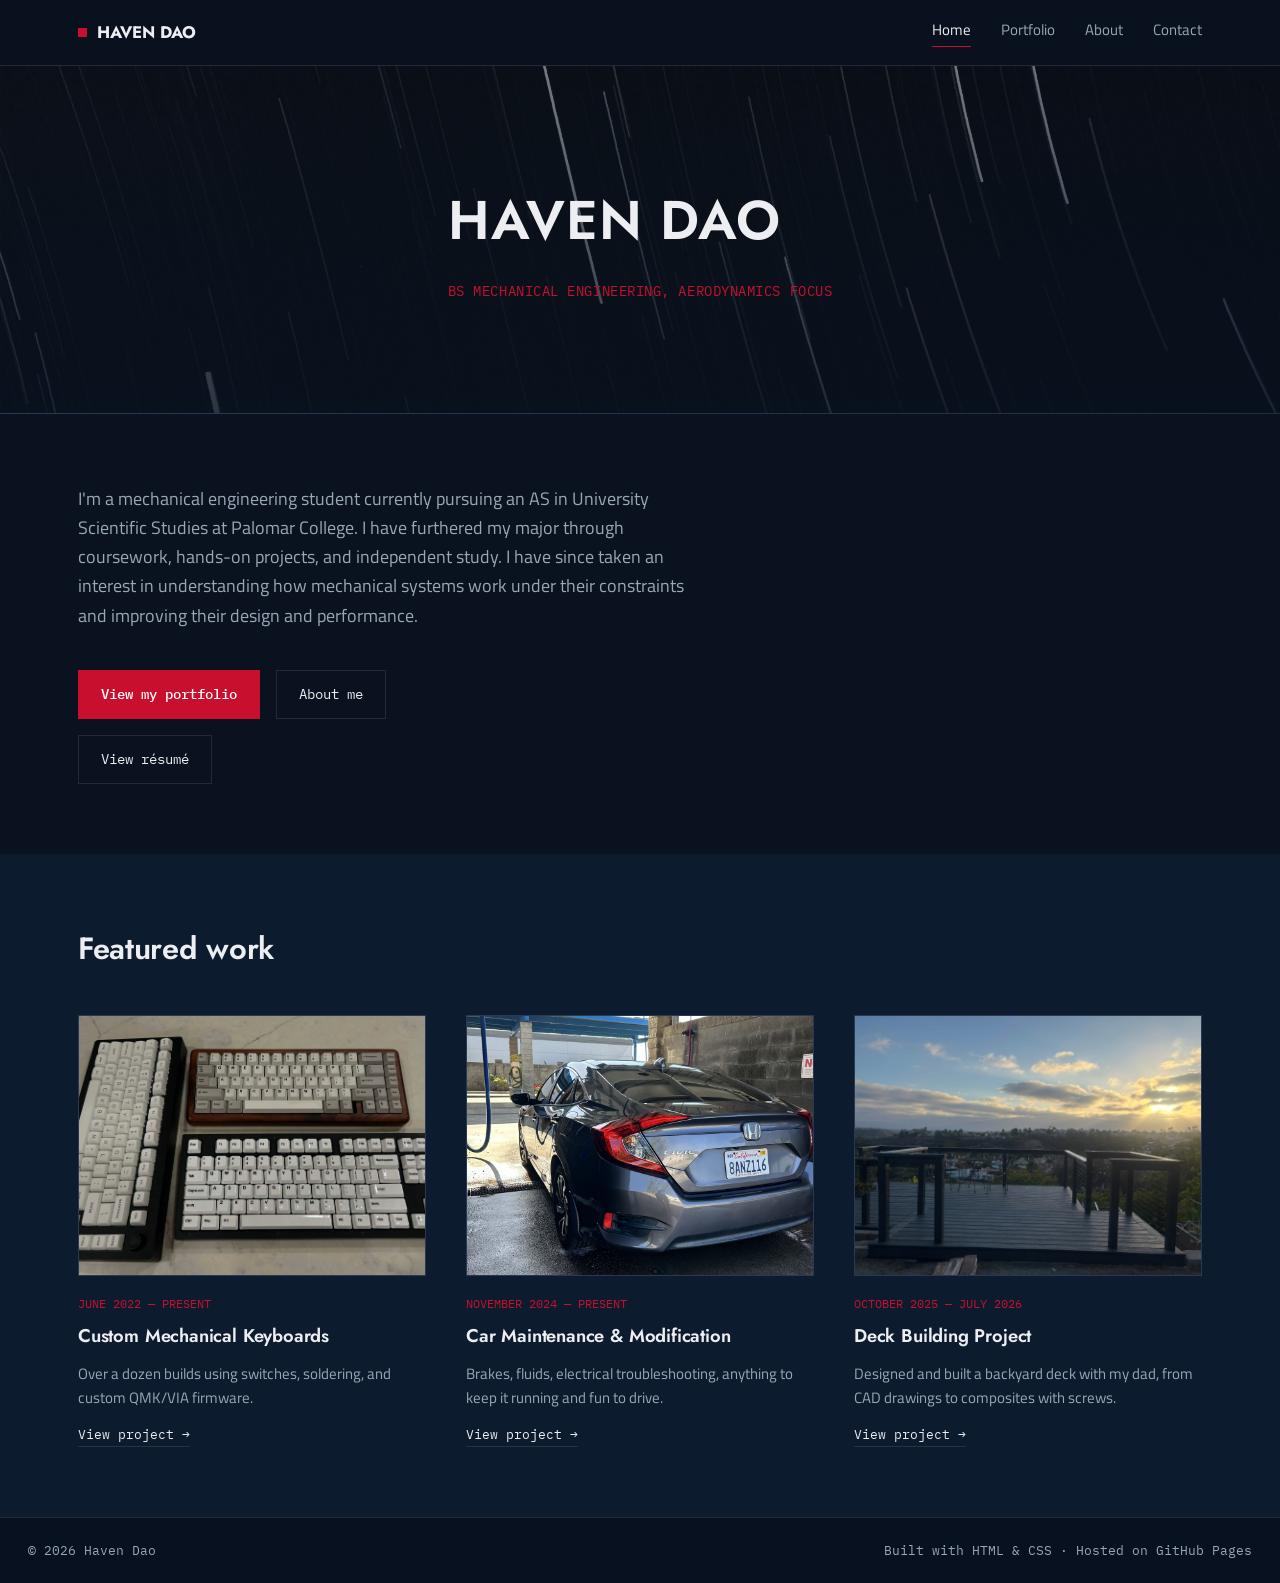
<file: index.html>
<!DOCTYPE html>
<html lang="en" class="js-loading">
<head>
<meta charset="UTF-8">
<meta name="viewport" content="width=device-width, initial-scale=1.0">
<title>Home</title>
<meta name="description" content="Portfolio of Haven Dao, mechanical engineering student.">
<link rel="preconnect" href="https://fonts.googleapis.com">
<link rel="preconnect" href="https://fonts.gstatic.com" crossorigin>
<link href="https://fonts.googleapis.com/css2?family=Jost:wght@400;500;600;700&family=Titillium+Web:wght@400;600;700&family=IBM+Plex+Mono:wght@400;500&display=swap" rel="stylesheet">
<link rel="stylesheet" href="style.css">
<!-- EDIT: swap images/favicon-home.png for your own icon (32x32 or 512x512 png). Each page can have its own tab icon. -->
<link rel="icon" type="image/png" href="images/favicon-home.png">
</head>
<body>

<header class="site-nav">
  <div class="nav-row wrap">
    <a class="nav-mark" href="index.html" data-transition><span class="dot"></span>HAVEN DAO</a>
    <nav class="links" id="navLinks">
      <a href="index.html" data-transition class="active">Home</a>
      <a href="projects.html" data-transition>Portfolio</a>
      <a href="about.html" data-transition>About</a>
      <a href="contact.html" data-transition>Contact</a>
    </nav>
    <button class="burger" id="burgerBtn" aria-label="Toggle menu" aria-expanded="false">
      <span></span><span></span><span></span>
    </button>
  </div>
</header>

<!-- EDIT: put a background photo at images/banner-home.jpg. Falls back to a plain dark gradient if missing. -->
<section class="banner">
  <img class="banner-bg" src="images/banner.jpg" alt="" onerror="this.style.display='none'">
  <div class="banner-overlay"></div>
  <div class="banner-content wrap">
    <h1>Haven Dao</h1>
    <span class="banner-tag">BS Mechanical Engineering, Aerodynamics Focus</span>
  </div>
</section>

<main class="fade-target">
<section>
  <div class="wrap">
    <p class="lede">I'm a mechanical engineering student currently pursuing an AS in University Scientific Studies at Palomar College. I have furthered my major through coursework, hands-on projects, and independent study. I have since taken an interest in understanding how mechanical systems work under their constraints and improving their design and performance.
</p>
    <div class="btn-row">
      <a class="btn primary" href="projects.html" data-transition>View my portfolio</a>
      <a class="btn" href="about.html" data-transition>About me</a>
    </div>
    <div class="btn-row" style="margin-top:16px;">
      <!-- EDIT: add resume.pdf to your repo root for these two buttons to work -->
      <a class="btn" href="images/resume.pdf" target="_blank" rel="noopener">View résumé</a>
    </div>
  </div>
</section>

<section class="section-alt">
  <div class="wrap">
    <div class="section-head">
      <h2>Featured work</h2>
    </div>
    <div class="project-grid">

      <a class="project-card" href="project-keyboard.html" data-transition>
        <div class="card-media">
          <img src="images/keyboard-thumb.jpg" alt="Custom mechanical keyboard" onerror="this.style.display='none'; this.nextElementSibling.style.display='flex';">
          <div class="placeholder-note" style="display:none;">Add images/keyboard-thumb.jpg</div>
        </div>
        <span class="card-code">JUNE 2022 — PRESENT</span>
        <h3>Custom Mechanical Keyboards</h3>
        <p class="card-desc">Over a dozen builds using switches, soldering, and custom QMK/VIA firmware.</p>
        <span class="card-link">View project →</span>
      </a>

      <a class="project-card" href="project-car.html" data-transition>
        <div class="card-media">
          <img src="images/car-thumb.jpg" alt="Car maintenance and modification" onerror="this.style.display='none'; this.nextElementSibling.style.display='flex';">
          <div class="placeholder-note" style="display:none;">Add images/car-thumb.jpg</div>
        </div>
        <span class="card-code">NOVEMBER 2024 — PRESENT</span>
        <h3>Car Maintenance &amp; Modification</h3>
        <p class="card-desc">Brakes, fluids, electrical troubleshooting, anything to keep it running and fun to drive.</p>
        <span class="card-link">View project →</span>
      </a>

      <a class="project-card" href="project-deck.html" data-transition>
        <div class="card-media">
          <img src="images/deck-thumb.jpg" alt="Backyard deck building project" onerror="this.style.display='none'; this.nextElementSibling.style.display='flex';">
          <div class="placeholder-note" style="display:none;">Add images/deck-thumb.jpg</div>
        </div>
        <span class="card-code">OCTOBER 2025 — JULY 2026</span>
        <h3>Deck Building Project</h3>
        <p class="card-desc">Designed and built a backyard deck with my dad, from CAD drawings to composites with screws.</p>
        <span class="card-link">View project →</span>
      </a>

    </div>
  </div>
</section>

<footer>
  <span>© 2026 Haven Dao</span>
  <span>Built with HTML &amp; CSS · Hosted on GitHub Pages</span>
</footer>

</main>
<script src="main.js"></script>
</body>
</html>
</file>
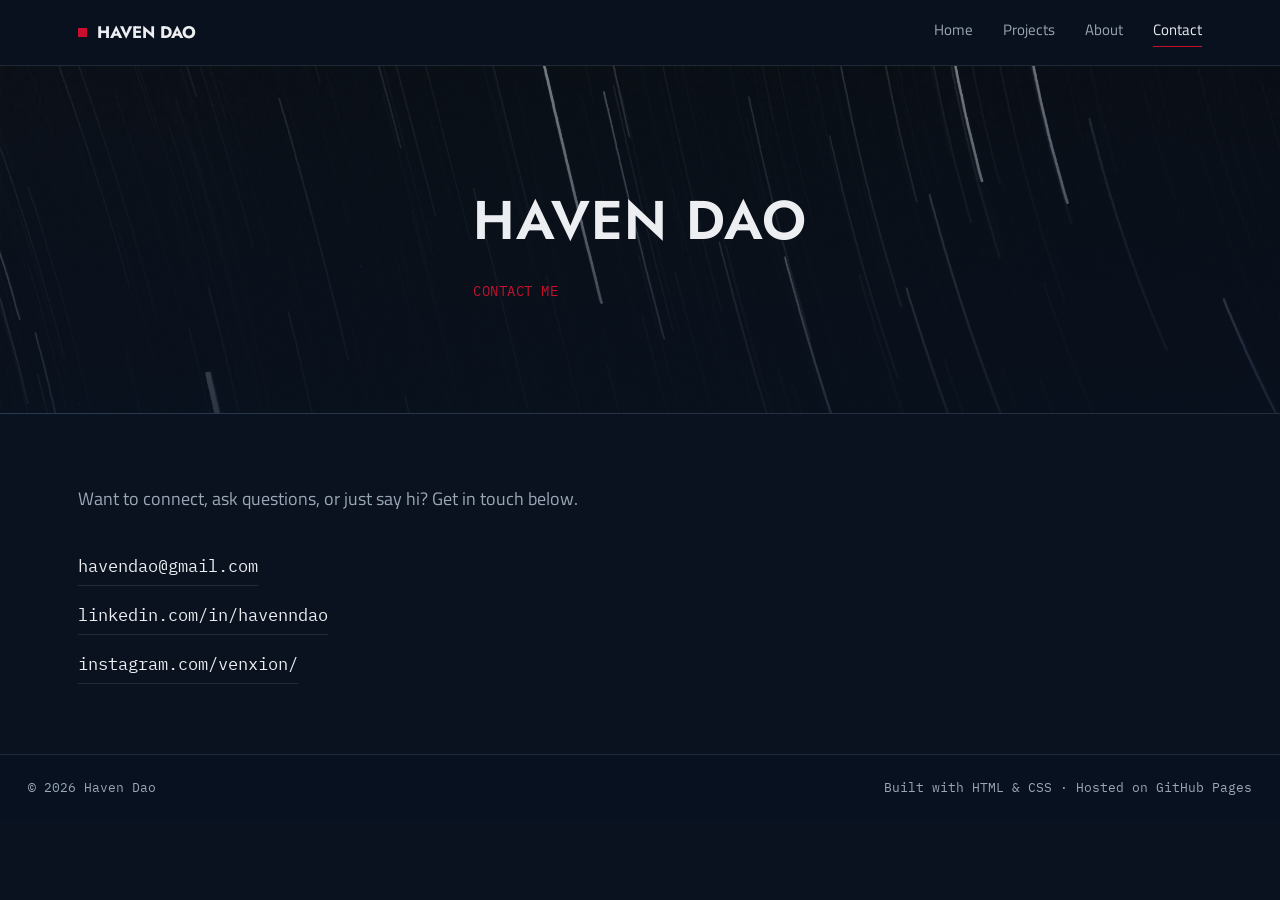
<file: contact.html>
<!DOCTYPE html>
<html lang="en" class="js-loading">
<head>
<meta charset="UTF-8">
<meta name="viewport" content="width=device-width, initial-scale=1.0">
<title>Contact</title>
<link rel="preconnect" href="https://fonts.googleapis.com">
<link rel="preconnect" href="https://fonts.gstatic.com" crossorigin>
<link href="https://fonts.googleapis.com/css2?family=Jost:wght@400;500;600;700&family=Titillium+Web:wght@400;600;700&family=IBM+Plex+Mono:wght@400;500&display=swap" rel="stylesheet">
<link rel="stylesheet" href="style.css">
<!-- EDIT: swap images/favicon-contact.png for your own icon (32x32 or 512x512 png). Each page can have its own tab icon. -->
<link rel="icon" type="image/png" href="images/favicon-contact.png">
</head>
<body>

<header class="site-nav">
  <div class="nav-row wrap">
    <a class="nav-mark" href="index.html" data-transition><span class="dot"></span>HAVEN DAO</a>
    <nav class="links" id="navLinks">
      <a href="index.html" data-transition>Home</a>
      <a href="projects.html" data-transition>Projects</a>
      <a href="about.html" data-transition>About</a>
      <a href="contact.html" data-transition class="active">Contact</a>
    </nav>
    <button class="burger" id="burgerBtn" aria-label="Toggle menu" aria-expanded="false">
      <span></span><span></span><span></span>
    </button>
  </div>
</header>

<!-- EDIT: images/banner-contact.jpg -->
<section class="banner">
  <img class="banner-bg" src="images/banner.jpg" alt="" onerror="this.style.display='none'">
  <div class="banner-overlay"></div>
  <div class="banner-content wrap">
    <h1>Haven Dao</h1>
    <span class="banner-tag">Contact Me</span>
  </div>
</section>

<main class="fade-target">
<section>
  <div class="wrap">
    <p class="lede">Want to connect, ask questions, or just say hi? Get in touch below.</p>
    <div class="contact-links">
      <!-- EDIT: all three links below with your real info -->
      <a href="mailto:havendao@gmail.com">havendao@gmail.com</a>
      <a href="https://linkedin.com/in/havenndao">linkedin.com/in/havenndao</a>
      <a href="https://www.instagram.com/venxion/">instagram.com/venxion/</a>
    </div>
  </div>
</section>

<footer>
  <span>© 2026 Haven Dao</span>
  <span>Built with HTML &amp; CSS · Hosted on GitHub Pages</span>
</footer>

</main>
<script src="main.js"></script>
</body>
</html>
</file>
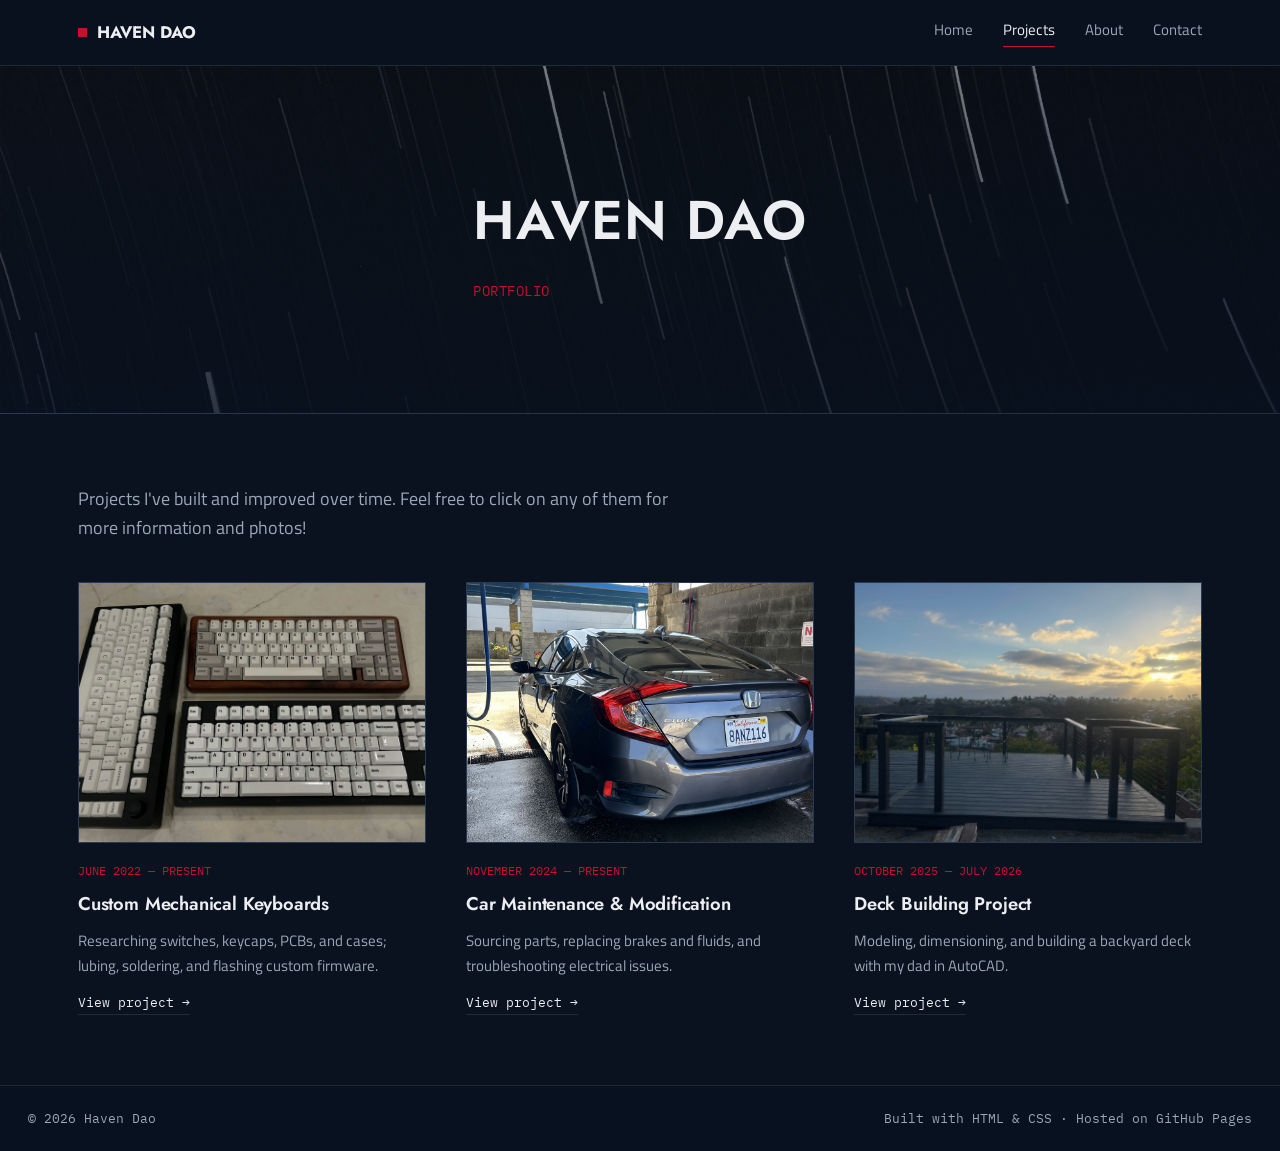
<file: projects.html>
<!DOCTYPE html>
<html lang="en" class="js-loading">
<head>
<meta charset="UTF-8">
<meta name="viewport" content="width=device-width, initial-scale=1.0">
<title>Portfolio</title>
<link rel="preconnect" href="https://fonts.googleapis.com">
<link rel="preconnect" href="https://fonts.gstatic.com" crossorigin>
<link href="https://fonts.googleapis.com/css2?family=Jost:wght@400;500;600;700&family=Titillium+Web:wght@400;600;700&family=IBM+Plex+Mono:wght@400;500&display=swap" rel="stylesheet">
<link rel="stylesheet" href="style.css">
<!-- EDIT: swap images/favicon-projects.png for your own icon (32x32 or 512x512 png). Each page can have its own tab icon. -->
<link rel="icon" type="image/png" href="images/favicon-projects.png">
</head>
<body>

<header class="site-nav">
  <div class="nav-row wrap">
    <a class="nav-mark" href="index.html" data-transition><span class="dot"></span>HAVEN DAO</a>
    <nav class="links" id="navLinks">
      <a href="index.html" data-transition>Home</a>
      <a href="projects.html" data-transition class="active">Projects</a>
      <a href="about.html" data-transition>About</a>
      <a href="contact.html" data-transition>Contact</a>
    </nav>
    <button class="burger" id="burgerBtn" aria-label="Toggle menu" aria-expanded="false">
      <span></span><span></span><span></span>
    </button>
  </div>
</header>

<!-- EDIT: images/banner-projects.jpg -->
<section class="banner">
  <img class="banner-bg" src="images/banner.jpg" alt="" onerror="this.style.display='none'">
  <div class="banner-overlay"></div>
  <div class="banner-content wrap">
    <h1>Haven Dao</h1>
    <span class="banner-tag">Portfolio</span>
  </div>
</section>

<main class="fade-target">
<section>
  <div class="wrap">
    <p class="lede">Projects I've built and improved over time. Feel free to click on any of them for more information and photos!</p>
    <div class="project-grid">

      <a class="project-card" href="project-keyboard.html" data-transition>
        <div class="card-media">
          <img src="images/keyboard-thumb.jpg" alt="Custom mechanical keyboard" onerror="this.style.display='none'; this.nextElementSibling.style.display='flex';">
          <div class="placeholder-note" style="display:none;">Add images/keyboard-thumb.jpg</div>
        </div>
        <span class="card-code">JUNE 2022 — PRESENT</span>
        <h3>Custom Mechanical Keyboards</h3>
        <p class="card-desc">Researching switches, keycaps, PCBs, and cases; lubing, soldering, and flashing custom firmware.</p>
        <span class="card-link">View project →</span>
      </a>

      <a class="project-card" href="project-car.html" data-transition>
        <div class="card-media">
          <img src="images/car-thumb.jpg" alt="Car maintenance and modification" onerror="this.style.display='none'; this.nextElementSibling.style.display='flex';">
          <div class="placeholder-note" style="display:none;">Add images/car-thumb.jpg</div>
        </div>
        <span class="card-code">NOVEMBER 2024 — PRESENT</span>
        <h3>Car Maintenance &amp; Modification</h3>
        <p class="card-desc">Sourcing parts, replacing brakes and fluids, and troubleshooting electrical issues.</p>
        <span class="card-link">View project →</span>
      </a>

      <a class="project-card" href="project-deck.html" data-transition>
        <div class="card-media">
          <img src="images/deck-thumb.jpg" alt="Backyard deck building project" onerror="this.style.display='none'; this.nextElementSibling.style.display='flex';">
          <div class="placeholder-note" style="display:none;">Add images/deck-thumb.jpg</div>
        </div>
        <span class="card-code">OCTOBER 2025 — JULY 2026</span>
        <h3>Deck Building Project</h3>
        <p class="card-desc">Modeling, dimensioning, and building a backyard deck with my dad in AutoCAD.</p>
        <span class="card-link">View project →</span>
      </a>

    </div>
  </div>
</section>

<footer>
  <span>© 2026 Haven Dao</span>
  <span>Built with HTML &amp; CSS · Hosted on GitHub Pages</span>
</footer>

</main>
<script src="main.js"></script>
</body>
</html>
</file>
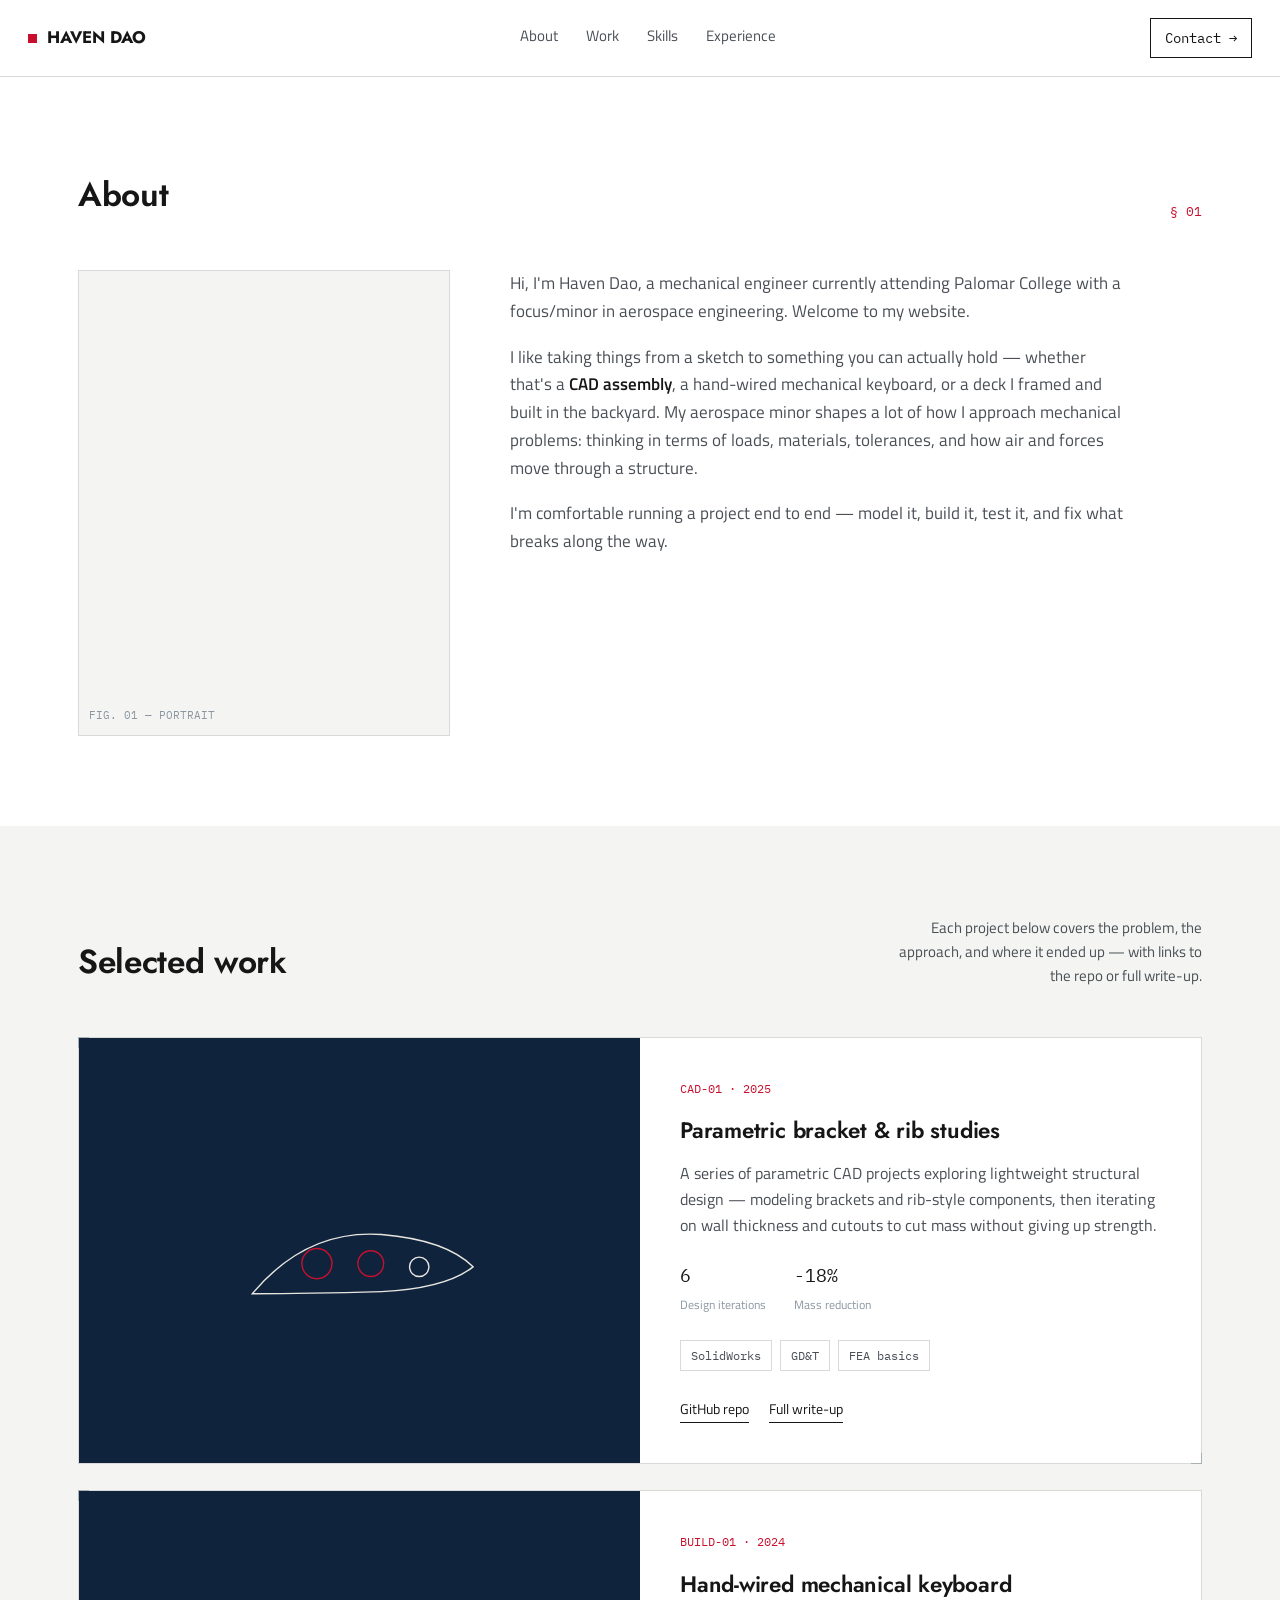
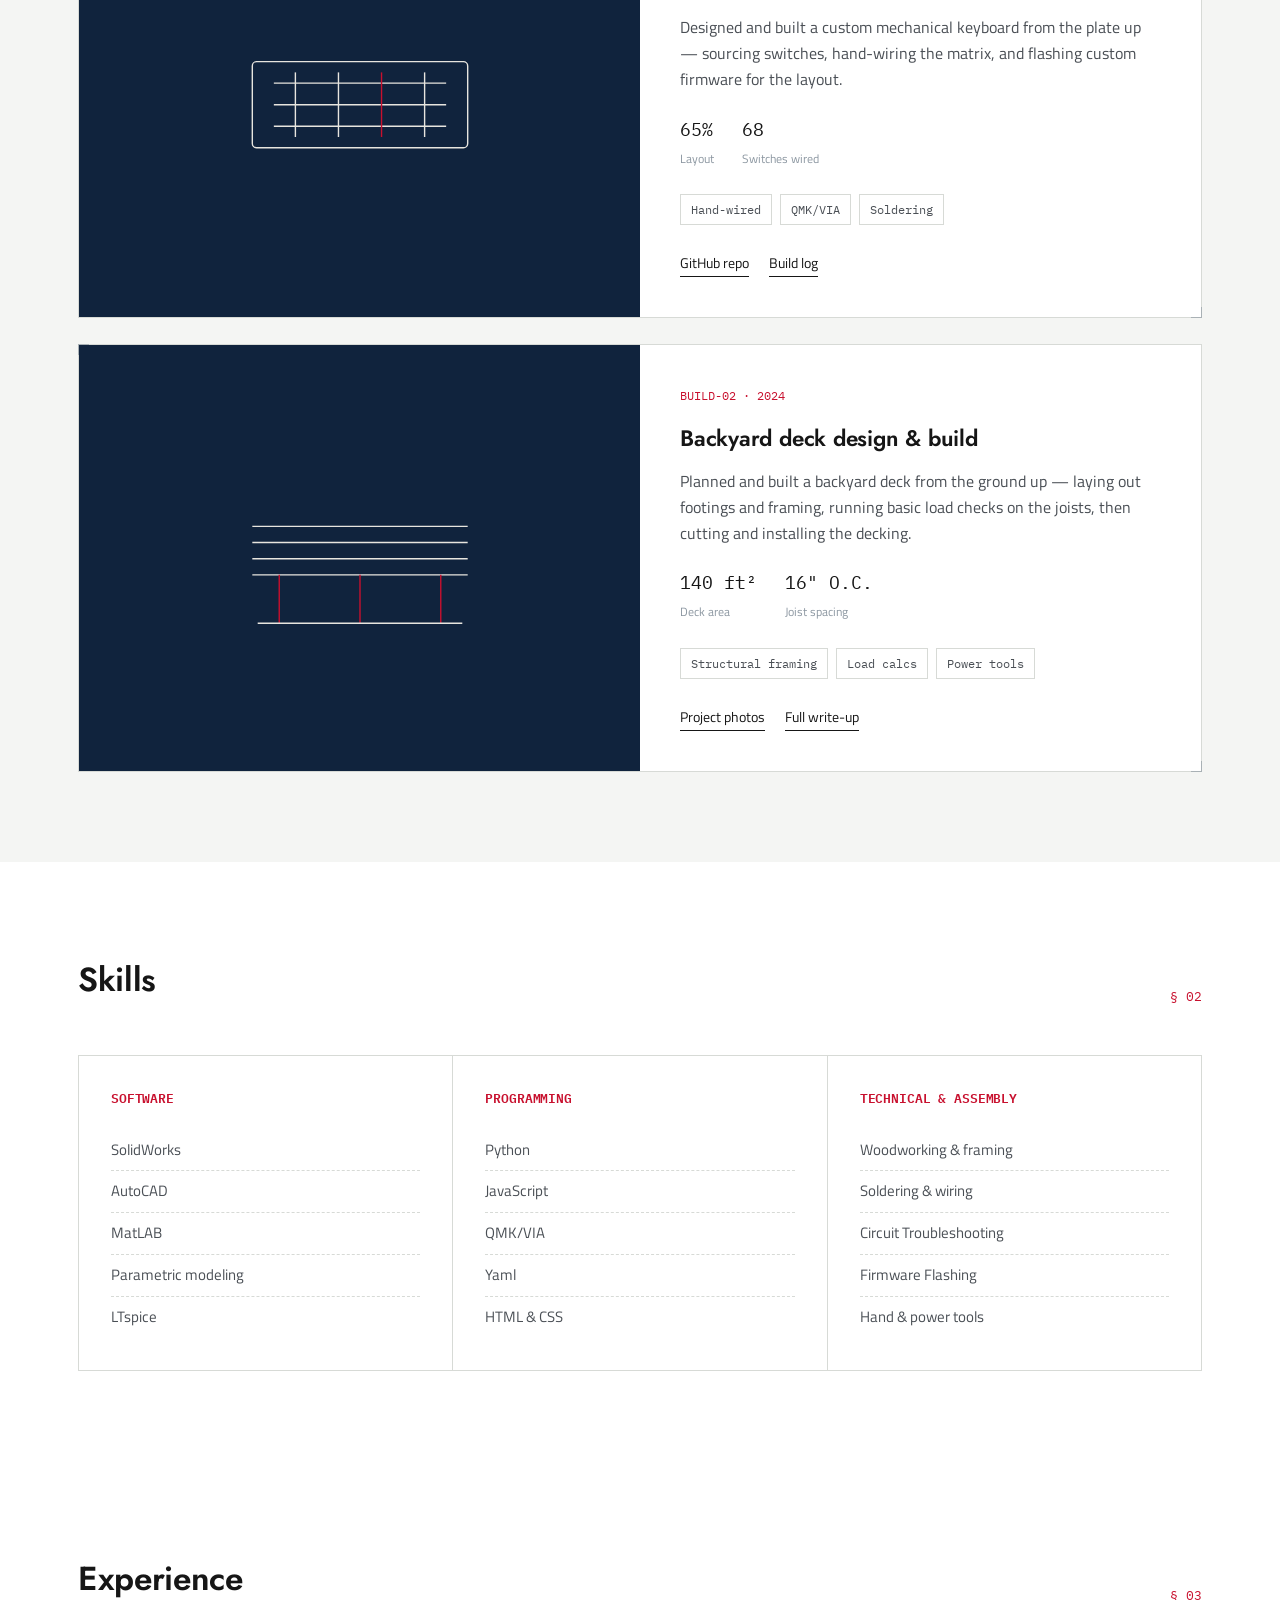
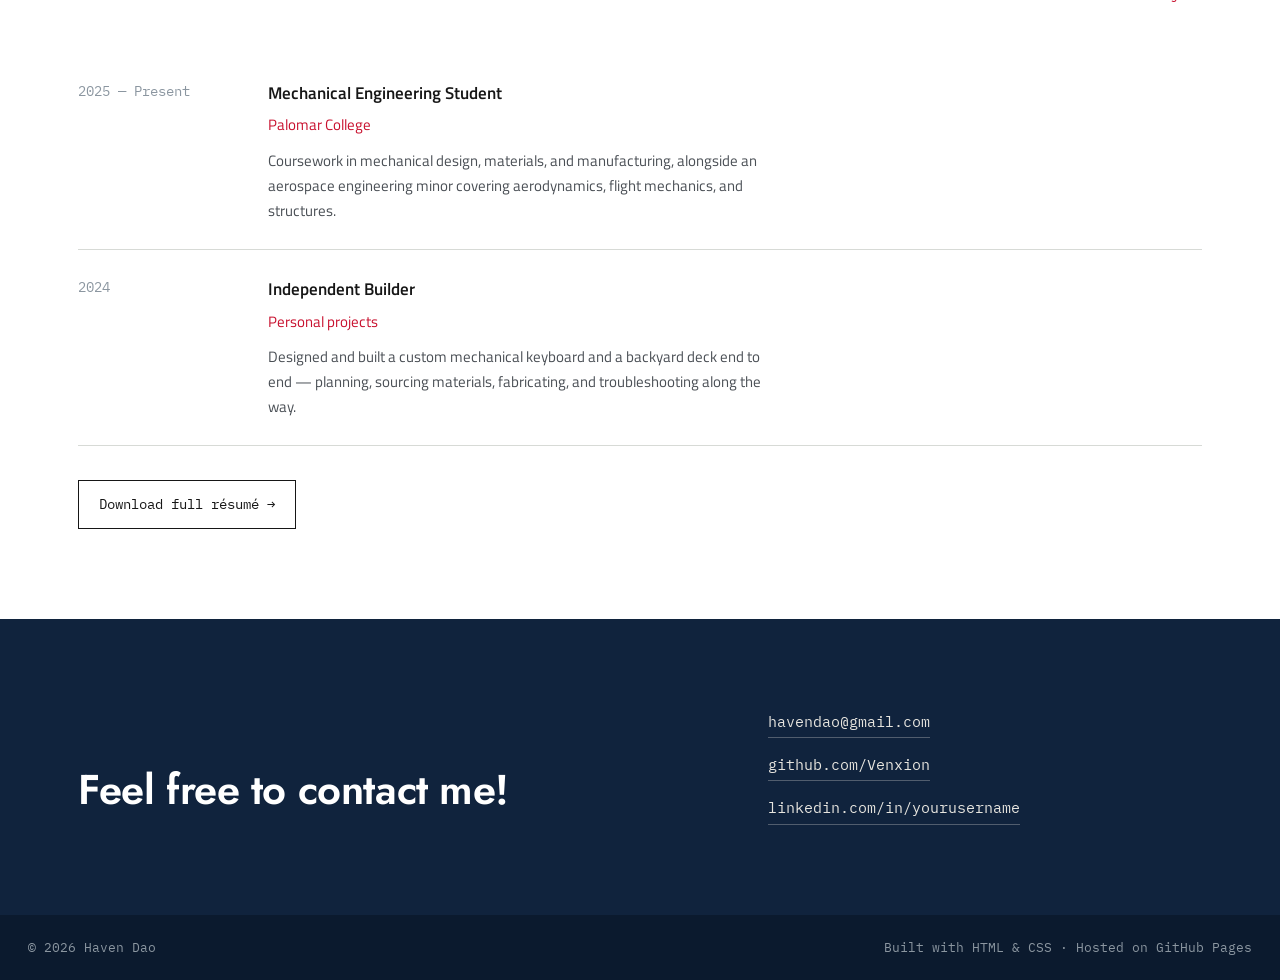
<file: singlepagescroll.html>
<!DOCTYPE html>
<html lang="en">
<head>
<meta charset="UTF-8">
<meta name="viewport" content="width=device-width, initial-scale=1.0">
<title>Haven Dao — Mechanical Engineer</title>
<meta name="description" content="Portfolio of Haven Dao, mechanical engineer with an aerospace engineering minor.">
<link rel="preconnect" href="https://fonts.googleapis.com">
<link rel="preconnect" href="https://fonts.gstatic.com" crossorigin>
<link href="https://fonts.googleapis.com/css2?family=Jost:wght@400;500;600;700&family=Titillium+Web:wght@400;600;700&family=IBM+Plex+Mono:wght@400;500&display=swap" rel="stylesheet">
<style>
  :root{
    --navy: #10233D;
    --navy-deep: #0B1A2E;
    --line: #E7E5DF;
    --line-dim: rgba(231,229,223,0.30);
    --steel: #8B96A0;
    --red: #C8102E;
    --red-deep: #8E0B21;
    --paper: #FFFFFF;
    --paper-alt: #F4F5F3;
    --ink: #161616;
    --ink-soft: #4A4F55;
    --hair: #D7DAD6;

    --f-display: 'Jost', sans-serif;
    --f-body: 'Titillium Web', sans-serif;
    --f-mono: 'IBM Plex Mono', monospace;

    --edge: 28px;
  }

  *{ box-sizing: border-box; }
  html{ scroll-behavior: smooth; }
  body{
    margin:0;
    background: var(--paper);
    color: var(--ink);
    font-family: var(--f-body);
    font-size: 16px;
    line-height: 1.65;
    -webkit-font-smoothing: antialiased;
  }
  img{ max-width:100%; display:block; }
  a{ color: inherit; }
  h1,h2,h3{ font-family: var(--f-display); margin:0; letter-spacing: -0.01em; font-weight:600; }
  p{ margin:0; }
  .mono{ font-family: var(--f-mono); }

  .wrap{ max-width: 1180px; margin: 0 auto; padding: 0 var(--edge); }

  a:focus-visible, button:focus-visible{
    outline: 2px solid var(--red);
    outline-offset: 3px;
  }

  @media (prefers-reduced-motion: reduce){
    *{ animation: none !important; transition: none !important; }
  }

  header.site-nav{
    position: sticky; top:0; z-index: 50;
    background: var(--paper);
    border-bottom: 1px solid var(--hair);
  }
  .nav-row{
    display:flex; align-items:center; justify-content:space-between;
    padding: 18px var(--edge);
  }
  .nav-mark{
    font-family: var(--f-display); font-weight:700; font-size: 1.05rem;
    display:flex; align-items:center; gap:10px;
  }
  .nav-mark .dot{ width:9px; height:9px; background: var(--red); flex:none; }
  nav.links{ display:flex; gap: 28px; }
  nav.links a{
    text-decoration:none; font-size:0.92rem; color: var(--ink-soft);
    border-bottom: 1px solid transparent; padding-bottom: 3px;
  }
  nav.links a:hover{ color: var(--ink); border-bottom-color: var(--red); }
  .nav-cta{
    font-size:0.85rem; font-family: var(--f-mono);
    border:1px solid var(--ink); padding: 8px 14px;
    text-decoration:none; white-space:nowrap;
  }
  .nav-cta:hover{ background: var(--ink); color: var(--paper); }

  .hero{
    background: var(--navy);
    color: var(--line);
    position:relative;
    overflow:hidden;
    border-bottom: 1px solid var(--navy-deep);
  }
  .hero-grid{
    position:absolute; inset:0;
    background-image:
      linear-gradient(var(--line-dim) 1px, transparent 1px),
      linear-gradient(90deg, var(--line-dim) 1px, transparent 1px);
    background-size: 42px 42px;
    opacity: 0.15;
    pointer-events:none;
  }
  .hero-inner{
    position:relative;
    display:grid;
    grid-template-columns: 1.1fr 0.9fr;
    gap: 40px;
    align-items:center;
    padding: 88px var(--edge) 70px;
  }
  .sheet-tag{
    font-family: var(--f-mono); font-size: 0.78rem;
    color: var(--red); letter-spacing: 0.02em;
    margin-bottom: 22px; display:block;
  }
  .hero h1{
    font-size: clamp(2.4rem, 4.4vw, 3.6rem);
    line-height: 1.08;
    color: var(--paper);
    font-weight: 600;
  }
  .hero h1 span{ color: var(--steel); font-weight:400; }
  .hero-sub{ margin-top: 22px; max-width: 46ch; font-size: 1.05rem; color: var(--line); }
  .hero-specs{ margin-top: 34px; display:flex; gap: 34px; flex-wrap:wrap; }
  .spec{ border-left: 2px solid var(--red); padding-left: 12px; }
  .spec .num{ font-family: var(--f-mono); font-size:1.3rem; color: var(--paper); display:block; }
  .spec .label{ font-size:0.78rem; color: var(--steel); }
  .hero-actions{ margin-top:36px; display:flex; gap:16px; flex-wrap:wrap; }
  .btn{
    font-family: var(--f-mono); font-size:0.88rem;
    padding: 12px 20px; text-decoration:none;
    border:1px solid var(--line); color: var(--paper);
    display:inline-block;
  }
  .btn.primary{ background: var(--red); border-color: var(--red); color: var(--paper); font-weight:500; }
  .btn.primary:hover{ background: var(--paper); border-color: var(--paper); color: var(--navy-deep); }
  .btn:not(.primary):hover{ border-color: var(--paper); }

  .schematic{ position:relative; }
  .schematic svg{ width:100%; height:auto; overflow:visible; }
  .schematic path, .schematic circle, .schematic line{
    stroke: var(--line); fill:none; stroke-width:1.4;
  }
  .schematic .draw{
    stroke-dasharray: 900; stroke-dashoffset: 900;
    animation: draw-in 2.6s ease forwards 0.3s;
  }
  .schematic .flow{
    stroke: var(--line); opacity:0.55; stroke-width:1;
    stroke-dasharray: 500; stroke-dashoffset: 500;
    animation: draw-in 2.2s ease forwards 0.6s;
  }
  .schematic .accent{ stroke: var(--red); }
  .schematic .dim-text{
    font-family: var(--f-mono); font-size: 10px; fill: var(--steel); stroke:none;
    opacity:0; animation: fade-in 0.6s ease forwards 2.4s;
  }
  .schematic .accent-text{
    font-family: var(--f-mono); font-size: 10px; fill: var(--red); stroke:none;
    opacity:0; animation: fade-in 0.6s ease forwards 2.6s;
  }
  @keyframes draw-in{ to{ stroke-dashoffset: 0; } }
  @keyframes fade-in{ to{ opacity:1; } }

  section{ padding: 90px 0; }
  .section-head{
    display:flex; justify-content:space-between; align-items:flex-end;
    margin-bottom: 48px; gap: 24px; flex-wrap:wrap;
  }
  .section-head h2{ font-size: clamp(1.6rem, 2.6vw, 2.1rem); }
  .section-num{ font-family: var(--f-mono); font-size:0.8rem; color: var(--red); }
  .section-note{ max-width: 40ch; font-size:0.92rem; color: var(--ink-soft); text-align:right; }
  @media (max-width: 720px){ .section-note{ text-align:left; } }

  .about-grid{ display:grid; grid-template-columns: 0.7fr 1.3fr; gap: 60px; }
  .about-photo{
    aspect-ratio: 4/5; background: var(--paper-alt); border: 1px solid var(--hair); position:relative;
  }
  .about-photo::before{
    content:"FIG. 01 — PORTRAIT";
    position:absolute; bottom:10px; left:10px;
    font-family: var(--f-mono); font-size:0.68rem; color: var(--steel);
  }
  .about-text p{ font-size:1.05rem; color: var(--ink-soft); margin-bottom: 18px; max-width: 62ch; }
  .about-text p:last-child{ margin-bottom:0; }
  .about-text strong{ color: var(--ink); font-weight:600; }

  .projects{ background: var(--paper-alt); }
  .project-sheet{
    background: var(--paper); border: 1px solid var(--hair);
    margin-bottom: 26px; position:relative;
    display:grid; grid-template-columns: 1fr 1fr;
  }
  .project-sheet:last-child{ margin-bottom:0; }
  .project-sheet::before, .project-sheet::after{
    content:""; position:absolute; width:10px; height:10px;
    border: 1px solid var(--steel); opacity:0.6;
  }
  .project-sheet::before{ top:-1px; left:-1px; border-right:none; border-bottom:none; }
  .project-sheet::after{ bottom:-1px; right:-1px; border-left:none; border-top:none; }

  .project-media{
    background: var(--navy); min-height: 320px;
    display:flex; align-items:center; justify-content:center;
    position:relative; padding: 24px;
  }
  .project-media svg{ width:100%; max-width:280px; }
  .project-media path, .project-media circle, .project-media rect, .project-media line{
    stroke: var(--line); fill:none; stroke-width:1.3;
  }
  .project-media .accent{ stroke: var(--red); }

  .project-body{ padding: 40px; display:flex; flex-direction:column; }
  .project-code{ font-family: var(--f-mono); font-size:0.78rem; color: var(--red); margin-bottom:14px; }
  .project-body h3{ font-size:1.4rem; margin-bottom:12px; }
  .project-body .desc{ color: var(--ink-soft); font-size:0.98rem; margin-bottom:22px; }
  .project-stats{ display:flex; gap:28px; margin-bottom: 24px; flex-wrap:wrap; }
  .project-stats .stat .num{ font-family:var(--f-mono); font-size:1.1rem; display:block; }
  .project-stats .stat .label{ font-size:0.74rem; color: var(--steel); }
  .tags{ display:flex; flex-wrap:wrap; gap:8px; margin-bottom:26px; }
  .tag{
    font-family: var(--f-mono); font-size:0.72rem;
    border: 1px solid var(--hair); padding: 5px 10px; color: var(--ink-soft);
  }
  .project-links{ margin-top:auto; display:flex; gap:20px; }
  .project-links a{
    font-size:0.88rem; text-decoration:none; border-bottom: 1px solid var(--ink); padding-bottom:2px;
  }
  .project-links a:hover{ border-bottom-color: var(--red); color: var(--red); }

  @media (max-width: 820px){
    .project-sheet{ grid-template-columns: 1fr; }
    .project-media{ min-height: 220px; }
  }

  .skills-grid{
    display:grid; grid-template-columns: repeat(3, 1fr); gap: 1px;
    background: var(--hair); border: 1px solid var(--hair);
  }
  .skill-block{ background: var(--paper); padding: 32px; }
  .skill-block h3{ font-family: var(--f-mono); font-size:0.82rem; color: var(--red); margin-bottom: 20px; }
  .skill-block ul{ list-style:none; margin:0; padding:0; }
  .skill-block li{ font-size:0.94rem; color: var(--ink-soft); padding: 8px 0; border-bottom: 1px dashed var(--hair); }
  .skill-block li:last-child{ border-bottom:none; }
  @media (max-width: 820px){ .skills-grid{ grid-template-columns:1fr; } }

  .exp-row{
    display:grid; grid-template-columns: 160px 1fr; gap: 30px;
    padding: 26px 0; border-bottom: 1px solid var(--hair);
  }
  .exp-row:first-child{ border-top: 1px solid var(--hair); }
  .exp-date{ font-family: var(--f-mono); font-size:0.85rem; color: var(--steel); }
  .exp-role{ font-weight:600; font-size:1.05rem; margin-bottom:6px; }
  .exp-org{ color: var(--red); font-size:0.92rem; margin-bottom:10px; }
  .exp-desc{ color: var(--ink-soft); font-size:0.95rem; max-width: 62ch; }
  .resume-cta{ margin-top: 34px; }

  .contact{ background: var(--navy); color: var(--line); }
  .contact .wrap{ display:grid; grid-template-columns: 1.2fr 0.8fr; gap: 40px; align-items:end; }
  .contact h2{ color: var(--paper); font-size: clamp(1.8rem, 3.4vw, 2.6rem); max-width: 16ch; font-weight:600; }
  .contact-links{ display:flex; flex-direction:column; gap:14px; align-items:flex-start; }
  @media (max-width: 720px){
    .contact .wrap{ grid-template-columns:1fr; }
    .contact-links{ margin-top: 10px; }
  }
  .contact-links a{
    text-decoration:none; font-family: var(--f-mono); font-size:0.95rem;
    border-bottom: 1px solid var(--line-dim); padding-bottom:3px;
  }
  .contact-links a:hover{ border-bottom-color: var(--red); color: var(--red); }

  footer{
    background: var(--navy-deep); color: var(--steel);
    font-size: 0.8rem; font-family: var(--f-mono);
    padding: 22px var(--edge);
    display:flex; justify-content:space-between; flex-wrap:wrap; gap:10px;
  }

  @media (max-width: 900px){
    .hero-inner{ grid-template-columns: 1fr; padding-top:64px; }
    .about-grid{ grid-template-columns:1fr; gap: 30px; }
    .about-photo{ max-width: 260px; }
  }
  @media (max-width: 640px){
    nav.links{ display:none; }
    .nav-cta{ display:none; }
    section{ padding: 60px 0; }
  }
</style>
</head>
<body>

<header class="site-nav">
  <div class="nav-row">
    <div class="nav-mark"><span class="dot"></span>HAVEN DAO</div>
    <nav class="links">
      <a href="#about">About</a>
      <a href="#work">Work</a>
      <a href="#skills">Skills</a>
      <a href="#experience">Experience</a>
    </nav>
    <a class="nav-cta" href="#contact">Contact →</a>
  </div>
</header>
<section id="about">
  <div class="wrap">
    <div class="section-head">
      <h2>About</h2>
      <span class="section-num">§ 01</span>
    </div>
    <div class="about-grid">
      <div class="about-photo"></div>
      <div class="about-text">
        <p>Hi, I'm Haven Dao, a mechanical engineer currently attending Palomar College with a focus/minor in aerospace engineering. Welcome to my website.</p>
        <p>I like taking things from a sketch to something you can actually hold — whether that's a <strong>CAD assembly</strong>, a hand-wired mechanical keyboard, or a deck I framed and built in the backyard. My aerospace minor shapes a lot of how I approach mechanical problems: thinking in terms of loads, materials, tolerances, and how air and forces move through a structure.</p>
        <p>I'm comfortable running a project end to end — model it, build it, test it, and fix what breaks along the way.</p>
      </div>
    </div>
  </div>
</section>

<section id="work" class="projects">
  <div class="wrap">
    <div class="section-head">
      <h2>Selected work</h2>
      <p class="section-note">Each project below covers the problem, the approach, and where it ended up — with links to the repo or full write-up.</p>
    </div>

    <article class="project-sheet">
      <div class="project-media">
        <svg viewBox="0 0 260 200">
          <path d="M30,140 Q80,80 150,85 Q210,90 235,115 Q210,135 150,138 Q80,140 30,140 Z"/>
          <circle class="accent" cx="90" cy="112" r="14"/>
          <circle class="accent" cx="140" cy="112" r="12"/>
          <circle cx="185" cy="115" r="9"/>
        </svg>
      </div>
      <div class="project-body">
        <span class="project-code">CAD-01 · 2025</span>
        <h3>Parametric bracket &amp; rib studies</h3>
        <p class="desc">A series of parametric CAD projects exploring lightweight structural design — modeling brackets and rib-style components, then iterating on wall thickness and cutouts to cut mass without giving up strength.</p>
        <div class="project-stats">
          <div class="stat"><span class="num">6</span><span class="label">Design iterations</span></div>
          <div class="stat"><span class="num">-18%</span><span class="label">Mass reduction</span></div>
        </div>
        <div class="tags">
          <span class="tag">SolidWorks</span>
          <span class="tag">GD&amp;T</span>
          <span class="tag">FEA basics</span>
        </div>
        <div class="project-links">
          <a href="#">GitHub repo</a>
          <a href="#">Full write-up</a>
        </div>
      </div>
    </article>

    <article class="project-sheet">
      <div class="project-media">
        <svg viewBox="0 0 260 200">
          <rect x="30" y="60" width="200" height="80" rx="4"/>
          <line x1="50" y1="80" x2="210" y2="80"/>
          <line x1="50" y1="100" x2="210" y2="100"/>
          <line x1="50" y1="120" x2="210" y2="120"/>
          <line x1="70" y1="70" x2="70" y2="130"/>
          <line x1="110" y1="70" x2="110" y2="130"/>
          <line class="accent" x1="150" y1="70" x2="150" y2="130"/>
          <line x1="190" y1="70" x2="190" y2="130"/>
        </svg>
      </div>
      <div class="project-body">
        <span class="project-code">BUILD-01 · 2024</span>
        <h3>Hand-wired mechanical keyboard</h3>
        <p class="desc">Designed and built a custom mechanical keyboard from the plate up — sourcing switches, hand-wiring the matrix, and flashing custom firmware for the layout.</p>
        <div class="project-stats">
          <div class="stat"><span class="num">65%</span><span class="label">Layout</span></div>
          <div class="stat"><span class="num">68</span><span class="label">Switches wired</span></div>
        </div>
        <div class="tags">
          <span class="tag">Hand-wired</span>
          <span class="tag">QMK/VIA</span>
          <span class="tag">Soldering</span>
        </div>
        <div class="project-links">
          <a href="#">GitHub repo</a>
          <a href="#">Build log</a>
        </div>
      </div>
    </article>

    <article class="project-sheet">
      <div class="project-media">
        <svg viewBox="0 0 260 200">
          <line x1="30" y1="70" x2="230" y2="70"/>
          <line x1="30" y1="85" x2="230" y2="85"/>
          <line x1="30" y1="100" x2="230" y2="100"/>
          <line x1="30" y1="115" x2="230" y2="115"/>
          <line class="accent" x1="55" y1="115" x2="55" y2="160"/>
          <line class="accent" x1="130" y1="115" x2="130" y2="160"/>
          <line class="accent" x1="205" y1="115" x2="205" y2="160"/>
          <line x1="35" y1="160" x2="225" y2="160"/>
        </svg>
      </div>
      <div class="project-body">
        <span class="project-code">BUILD-02 · 2024</span>
        <h3>Backyard deck design &amp; build</h3>
        <p class="desc">Planned and built a backyard deck from the ground up — laying out footings and framing, running basic load checks on the joists, then cutting and installing the decking.</p>
        <div class="project-stats">
          <div class="stat"><span class="num">140 ft²</span><span class="label">Deck area</span></div>
          <div class="stat"><span class="num">16&quot; O.C.</span><span class="label">Joist spacing</span></div>
        </div>
        <div class="tags">
          <span class="tag">Structural framing</span>
          <span class="tag">Load calcs</span>
          <span class="tag">Power tools</span>
        </div>
        <div class="project-links">
          <a href="#">Project photos</a>
          <a href="#">Full write-up</a>
        </div>
      </div>
    </article>

  </div>
</section>

<section id="skills">
  <div class="wrap">
    <div class="section-head">
      <h2>Skills</h2>
      <span class="section-num">§ 02</span>
    </div>
    <div class="skills-grid">
      <div class="skill-block">
        <h3>SOFTWARE</h3>
        <ul>
          <li>SolidWorks</li>
          <li>AutoCAD</li>
          <li>MatLAB</li>
          <li>Parametric modeling</li>
          <li>LTspice</li>
        </ul>
      </div>
      <div class="skill-block">
        <h3>PROGRAMMING</h3>
        <ul>
          <li>Python</li>
          <li>JavaScript</li>
          <li>QMK/VIA</li>
          <li>Yaml</li>
          <li>HTML &amp; CSS</li>
        </ul>
      </div>
      <div class="skill-block">
        <h3>TECHNICAL &amp; ASSEMBLY</h3>
        <ul>
          <li>Woodworking &amp; framing</li>
          <li>Soldering &amp; wiring</li>
          <li>Circuit Troubleshooting</li>
          <li>Firmware Flashing</li>
          <li>Hand &amp; power tools</li>
        </ul>
      </div>
    </div>
  </div>
</section>

<section id="experience">
  <div class="wrap">
    <div class="section-head">
      <h2>Experience</h2>
      <span class="section-num">§ 03</span>
    </div>

    <div class="exp-row">
      <div class="exp-date mono">2025 — Present</div>
      <div>
        <div class="exp-role">Mechanical Engineering Student</div>
        <div class="exp-org">Palomar College</div>
        <p class="exp-desc">Coursework in mechanical design, materials, and manufacturing, alongside an aerospace engineering minor covering aerodynamics, flight mechanics, and structures.</p>
      </div>
    </div>

    <div class="exp-row">
      <div class="exp-date mono">2024</div>
      <div>
        <div class="exp-role">Independent Builder</div>
        <div class="exp-org">Personal projects</div>
        <p class="exp-desc">Designed and built a custom mechanical keyboard and a backyard deck end to end — planning, sourcing materials, fabricating, and troubleshooting along the way.</p>
      </div>
    </div>

    <div class="resume-cta">
      <a class="btn" style="color:var(--ink); border-color:var(--ink);" href="/resume.pdf">Download full résumé →</a>
    </div>
  </div>
</section>

<section class="contact" id="contact">
  <div class="wrap">
    <h2>Feel free to contact me!</h2>
    <div class="contact-links">
      <a href="mailto:haven@example.com">havendao@gmail.com</a>
      <a href="https://github.com/Venxion">github.com/Venxion</a>
      <a href="https://linkedin.com/">linkedin.com/in/yourusername</a>
    </div>
  </div>
</section>

<footer>
  <span>© 2026 Haven Dao</span>
  <span>Built with HTML &amp; CSS · Hosted on GitHub Pages</span>
</footer>

</body>
</html>
</file>
<file: style.css>
/* =========================================================
   TOKENS
   ========================================================= */
:root{
  --bg: #0A1220;
  --bg-alt: #0D1B2E;
  --midnight: #10233D;
  --midnight-deep: #081120;
  --ink: #ECEEF1;
  --ink-soft: #9AA7B5;
  --red: #C8102E;
  --red-soft: rgba(200,16,46,0.14);
  --hair: rgba(255,255,255,0.10);

  --f-display: 'Jost', sans-serif;
  --f-body: 'Titillium Web', sans-serif;
  --f-mono: 'IBM Plex Mono', monospace;

  --edge: 28px;
}

*{ box-sizing: border-box; }
html{ scroll-behavior: smooth; }
body{
  margin:0;
  background: var(--bg);
  color: var(--ink);
  font-family: var(--f-body);
  font-size: 16px;
  line-height: 1.65;
  -webkit-font-smoothing: antialiased;
}

/* Fade transition applies only to page content below the banner —
   the header nav and banner stay put between pages. */
.fade-target{ opacity: 1; transition: opacity 0.32s ease; }
html.js-loading .fade-target{ opacity: 0; }
.fade-target.page-exit{ opacity: 0; }
@media (prefers-reduced-motion: reduce){
  .fade-target{ transition: none !important; }
  html.js-loading .fade-target{ opacity: 1; }
}

img{ max-width:100%; display:block; }
a{ color: inherit; }
h1,h2,h3{ font-family: var(--f-display); margin:0; letter-spacing: -0.01em; font-weight:600; }
p{ margin:0; }
.mono{ font-family: var(--f-mono); }
.wrap{ max-width: 1180px; margin: 0 auto; padding: 0 var(--edge); }

a:focus-visible, button:focus-visible{ outline: 2px solid var(--red); outline-offset: 3px; }

/* =========================================================
   NAV
   ========================================================= */
header.site-nav{
  position: sticky; top:0; z-index: 50;
  background: rgba(10,18,32,0.92);
  backdrop-filter: blur(6px);
  border-bottom: 1px solid var(--hair);
}
.nav-row{ display:flex; align-items:center; justify-content:space-between; padding: 18px var(--edge); }
.nav-mark{
  font-family: var(--f-display); font-weight:700; font-size: 1.05rem;
  display:flex; align-items:center; gap:10px; text-decoration:none; color: var(--ink);
}
.nav-mark .dot{ width:9px; height:9px; background: var(--red); flex:none; }
nav.links{ display:flex; gap: 30px; }
nav.links a{
  text-decoration:none; font-size:0.92rem; color: var(--ink-soft);
  border-bottom: 1px solid transparent; padding-bottom: 4px;
}
nav.links a:hover{ color: var(--ink); border-bottom-color: var(--red); }
nav.links a.active{ color: var(--ink); border-bottom-color: var(--red); }

.burger{
  display:none; flex-direction:column; justify-content:center; gap:5px;
  width:32px; height:32px; background:none; border:none; cursor:pointer; padding:0;
}
.burger span{ display:block; width:100%; height:2px; background: var(--ink); }

@media (max-width: 720px){
  nav.links{
    display:none;
    position:absolute; top:100%; left:0; right:0;
    background: var(--bg-alt); border-bottom: 1px solid var(--hair);
    flex-direction:column; gap:0; padding: 8px var(--edge) 16px;
  }
  nav.links.open{ display:flex; }
  nav.links a{ padding: 12px 0; border-bottom: 1px solid var(--hair); }
  .burger{ display:flex; }
}

/* =========================================================
   BANNER — same shell on every page; only bg image + tag differ
   ========================================================= */
.banner{
  position:relative; overflow:hidden;
  min-height: 300px;
  display:flex; align-items:center;
  background: linear-gradient(135deg, var(--midnight) 0%, var(--midnight-deep) 100%);
  border-bottom: 1px solid var(--hair);
}
.banner-bg{
  position:absolute; inset:0; width:100%; height:100%; object-fit:cover;
}
.banner-overlay{
  position:absolute; inset:0;
  background: linear-gradient(180deg, rgba(8,17,32,0.55) 0%, rgba(8,17,32,0.85) 100%);
}
.banner-content{ position:relative; z-index:2; padding: 40px var(--edge); }
.banner-content h1{
  font-size: clamp(2rem, 5vw, 3.4rem);
  color: var(--ink); letter-spacing: 0.02em; text-transform:uppercase;
}
.banner-tag{
  display:inline-block; margin-top:14px;
  font-family: var(--f-mono); font-size:0.85rem; color: var(--red);
  letter-spacing: 0.04em; text-transform:uppercase;
}

/* =========================================================
   SECTIONS
   ========================================================= */
section{ padding: 70px 0; }
.section-alt{ background: var(--bg-alt); }
.section-head{ display:flex; justify-content:space-between; align-items:flex-end; margin-bottom: 40px; gap: 24px; flex-wrap:wrap; }
.section-head h2{ font-size: clamp(1.5rem, 2.4vw, 2rem); }
.section-num{ font-family: var(--f-mono); font-size:0.8rem; color: var(--red); }
.section-note{ max-width: 40ch; font-size:0.92rem; color: var(--ink-soft); text-align:right; }
@media (max-width: 720px){ .section-note{ text-align:left; } }

.lede{ font-size:1.1rem; color: var(--ink-soft); max-width: 62ch; margin-bottom: 40px; }

.btn{
  font-family: var(--f-mono); font-size:0.88rem;
  padding: 12px 22px; text-decoration:none;
  border:1px solid var(--hair); color: var(--ink);
  display:inline-block; background: transparent;
}
.btn.primary{ background: var(--red); border-color: var(--red); color: #fff; font-weight:500; }
.btn.primary:hover{ background: transparent; border-color: var(--red); color: var(--red); }
.btn:not(.primary):hover{ border-color: var(--red); color: var(--red); }
.btn-row{ display:flex; gap:16px; flex-wrap:wrap; }

hr.divider{ border:none; border-top: 1px solid var(--hair); margin: 0; }

/* =========================================================
   PROJECT CARDS (grid on Home + Projects pages)
   ========================================================= */
.project-grid{ display:grid; grid-template-columns: repeat(3, 1fr); gap: 40px; }
.project-card{ text-decoration:none; color: var(--ink); display:block; }
.card-media{
  position:relative; aspect-ratio: 4/3; overflow:hidden;
  background: var(--midnight); border: 1px solid var(--hair);
}
.card-media img{ width:100%; height:100%; object-fit:cover; }
.card-media .placeholder-note{
  position:absolute; inset:0; display:flex; align-items:center; justify-content:center;
  font-family: var(--f-mono); font-size:0.68rem; color: var(--ink-soft); text-align:center; padding: 16px;
}
.project-card .card-code{ font-family: var(--f-mono); font-size:0.74rem; color: var(--red); margin-top: 18px; display:block; }
.project-card h3{ font-size:1.15rem; margin-top:8px; }
.project-card .card-desc{ font-size:0.92rem; color: var(--ink-soft); margin-top:10px; }
.project-card .card-link{ margin-top:14px; display:inline-block; font-family: var(--f-mono); font-size:0.82rem; color: var(--ink); border-bottom: 1px solid var(--hair); }
.project-card:hover .card-link{ color: var(--red); border-bottom-color: var(--red); }
.project-card:hover .card-media{ border-color: var(--red); }

@media (max-width: 920px){ .project-grid{ grid-template-columns: repeat(2,1fr); gap:30px; } }
@media (max-width: 620px){ .project-grid{ grid-template-columns: 1fr; } }

.tags{ display:flex; flex-wrap:wrap; gap:8px; }
.tag{ font-family: var(--f-mono); font-size:0.72rem; border: 1px solid var(--hair); padding: 5px 10px; color: var(--ink-soft); }

/* =========================================================
   PROJECT DETAIL PAGE
   ========================================================= */
.detail-overview{ max-width: 68ch; font-size: 1.03rem; color: var(--ink-soft); }
.detail-overview p{ margin-bottom: 16px; }
.detail-overview p:last-child{ margin-bottom:0; }
.detail-overview strong{ color: var(--ink); font-weight:600; }

.edit-note{
  font-family: var(--f-mono); font-size:0.75rem; color: var(--red);
  border: 1px dashed var(--hair); padding: 10px 14px; margin: 18px 0; display:block;
}

.gallery-grid{ display:grid; grid-template-columns: repeat(3, 1fr); gap: 16px; margin-top: 30px; }
.gallery-item{ position:relative; aspect-ratio: 4/3; background: var(--midnight); border: 1px solid var(--hair); overflow:hidden; }
.gallery-item img{ width:100%; height:100%; object-fit:cover; }
.gallery-item .placeholder-note{
  position:absolute; inset:0; display:flex; align-items:center; justify-content:center;
  font-family: var(--f-mono); font-size:0.68rem; color: var(--ink-soft); text-align:center; padding: 12px;
}
@media (max-width: 720px){ .gallery-grid{ grid-template-columns: repeat(2,1fr); } }
@media (max-width: 480px){ .gallery-grid{ grid-template-columns: 1fr; } }

.highlight-list{ list-style:none; margin: 0; padding:0; max-width: 62ch; }
.highlight-list li{
  position:relative; padding: 12px 0 12px 24px; border-bottom: 1px solid var(--hair);
  color: var(--ink-soft); font-size: 0.98rem;
}
.highlight-list li::before{ content:"—"; position:absolute; left:0; color: var(--red); }
.highlight-list li:last-child{ border-bottom:none; }

.detail-meta{ display:flex; gap:36px; flex-wrap:wrap; margin: 30px 0; }
.detail-meta .m{ border-left: 2px solid var(--red); padding-left:12px; }
.detail-meta .m .num{ font-family: var(--f-mono); font-size:1.1rem; display:block; }
.detail-meta .m .label{ font-size:0.76rem; color: var(--ink-soft); }

.back-link{ display:inline-block; margin-top:10px; font-family: var(--f-mono); font-size:0.88rem; color: var(--ink-soft); text-decoration:none; }
.back-link:hover{ color: var(--red); }

/* =========================================================
   ABOUT PAGE — education / skills / experience / awards
   ========================================================= */
.about-grid{ display:grid; grid-template-columns: 0.7fr 1.3fr; gap: 60px; }
.about-photo{ aspect-ratio: 4/5; background: var(--midnight); border: 1px solid var(--hair); position:relative; overflow:hidden; }
.about-photo img{ width:100%; height:100%; object-fit:cover; }
.about-photo .placeholder-note{
  position:absolute; inset:0; display:flex; align-items:center; justify-content:center;
  font-family: var(--f-mono); font-size:0.7rem; color: var(--ink-soft); text-align:center; padding: 20px;
}
.about-text p{ font-size:1.03rem; color: var(--ink-soft); margin-bottom: 18px; max-width: 62ch; }
.about-text strong{ color: var(--ink); font-weight:600; }
@media (max-width: 900px){ .about-grid{ grid-template-columns:1fr; gap:30px; } .about-photo{ max-width:260px; } }

.hobby-grid{ display:grid; grid-template-columns: repeat(2, 1fr); gap: 40px; margin-top: 20px; }
.hobby-card h3{ font-size:1.1rem; margin: 16px 0 8px; }
.hobby-card .hobby-desc{ font-size:0.92rem; color: var(--ink-soft); }
.hobby-gallery{ position:relative; aspect-ratio: 4/3; background: var(--midnight); border: 1px solid var(--hair); overflow:hidden; }
.hobby-slide{ position:absolute; inset:0; opacity:0; transition: opacity 0.6s ease; }
.hobby-slide.active{ opacity:1; }
.hobby-slide img{ width:100%; height:100%; object-fit:cover; }
.hobby-slide .placeholder-note{
  position:absolute; inset:0; display:flex; align-items:center; justify-content:center;
  font-family: var(--f-mono); font-size:0.68rem; color: var(--ink-soft); text-align:center; padding:12px;
}
.hobby-dots{ position:absolute; bottom:10px; left:0; right:0; display:flex; justify-content:center; gap:8px; z-index:2; }
.hobby-dot{ width:8px; height:8px; border-radius:50%; border: 1px solid var(--ink); background: transparent; padding:0; cursor:pointer; opacity:0.6; }
.hobby-dot.active{ background: var(--red); border-color: var(--red); opacity:1; }
@media (max-width: 720px){ .hobby-grid{ grid-template-columns: 1fr; } }

.edu-row{ display:grid; grid-template-columns: 160px 1fr; gap: 20px; }
.edu-date{ font-family: var(--f-mono); font-size:0.85rem; color: var(--ink-soft); }
.edu-school{ font-weight:600; margin-bottom:4px; }
.edu-detail{ font-size:0.92rem; color: var(--ink-soft); margin-top:4px; }
@media (max-width: 620px){ .edu-row{ grid-template-columns:1fr; } }

.skills-grid{ display:grid; grid-template-columns: repeat(4, 1fr); gap: 1px; background: var(--hair); border: 1px solid var(--hair); }
.skill-block{ background: var(--bg); padding: 28px 24px; }
.skill-block h3{ font-family: var(--f-mono); font-size:0.78rem; color: var(--red); margin-bottom: 16px; }
.skill-block ul{ list-style:none; margin:0; padding:0; }
.skill-block li{ font-size:0.9rem; color: var(--ink-soft); padding: 7px 0; border-bottom: 1px dashed var(--hair); }
.skill-block li:last-child{ border-bottom:none; }
@media (max-width: 920px){ .skills-grid{ grid-template-columns: repeat(2,1fr); } }
@media (max-width: 560px){ .skills-grid{ grid-template-columns: 1fr; } }

.exp-row{ display:grid; grid-template-columns: 190px 1fr; gap: 30px; padding: 24px 0; border-bottom: 1px solid var(--hair); }
.exp-row:first-child{ border-top: 1px solid var(--hair); }
.exp-date{ font-family: var(--f-mono); font-size:0.82rem; color: var(--ink-soft); }
.exp-role{ font-weight:600; font-size:1.03rem; margin-bottom:6px; }
.exp-org{ color: var(--red); font-size:0.9rem; margin-bottom:10px; }
.exp-desc{ color: var(--ink-soft); font-size:0.93rem; max-width: 62ch; }
.exp-desc ul{ margin: 8px 0 0; padding-left: 18px; }
.exp-desc li{ margin-bottom:4px; }
@media (max-width: 640px){ .exp-row{ grid-template-columns:1fr; gap:8px; } }

.sub-heading{ font-family: var(--f-mono); font-size:0.8rem; color: var(--ink-soft); margin: 40px 0 4px; text-transform: uppercase; letter-spacing: 0.03em; }
.sub-heading:first-of-type{ margin-top:0; }

.awards-list{ list-style:none; margin:0; padding:0; display:grid; gap: 14px; }
.awards-list li{ display:flex; gap:14px; align-items:baseline; font-size:0.96rem; color: var(--ink-soft); border-bottom: 1px dashed var(--hair); padding-bottom: 14px; }
.awards-list li:last-child{ border-bottom:none; }
.awards-list .yr{ font-family: var(--f-mono); font-size:0.82rem; color: var(--red); flex:none; width:48px; }

/* =========================================================
   CONTACT / FOOTER
   ========================================================= */
.contact-links{ display:flex; flex-direction:column; gap:16px; align-items:flex-start; margin-top: 10px; }
.contact-links a{
  text-decoration:none; font-family: var(--f-mono); font-size:1.05rem;
  border-bottom: 1px solid var(--hair); padding-bottom:4px;
}
.contact-links a:hover{ border-bottom-color: var(--red); color: var(--red); }

footer{
  background: var(--midnight-deep); color: var(--ink-soft);
  font-size: 0.8rem; font-family: var(--f-mono);
  padding: 22px var(--edge);
  display:flex; justify-content:space-between; flex-wrap:wrap; gap:10px;
  border-top: 1px solid var(--hair);
}
</file>
